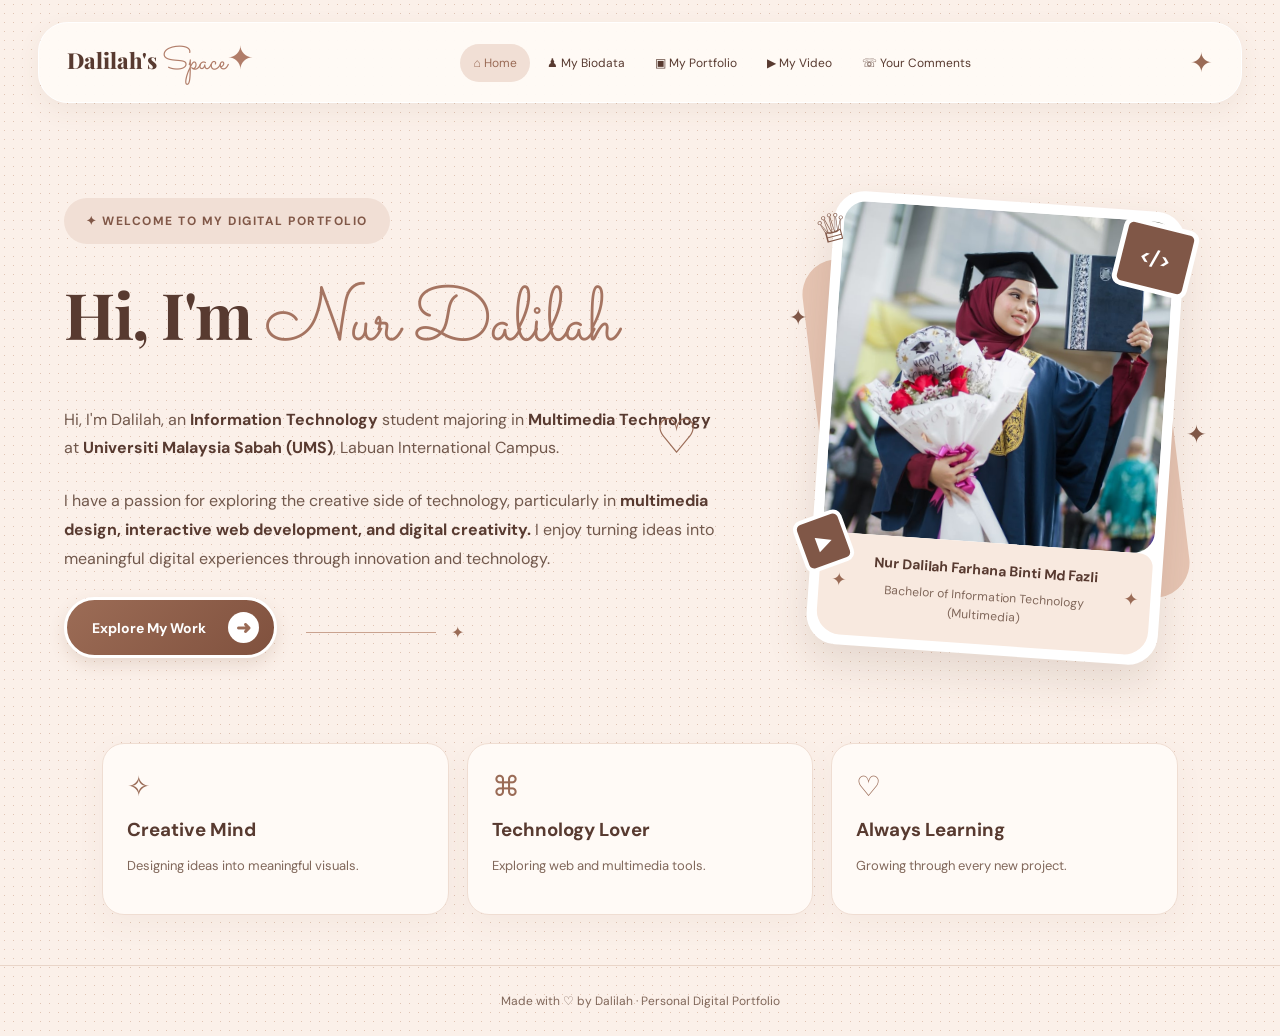
<file: Dalilah_Space_Basic_Coding/Dalilah_Space_Basic_Coding/index.html>
<!DOCTYPE html>
<html lang="en">
<head>
  <meta charset="UTF-8">
  <meta name="viewport" content="width=device-width, initial-scale=1.0">

  <title>Home | Dalilah's Space</title>

  <link rel="stylesheet" href="style.css">
  <script src="script.js" defer></script>
</head>

<body>

  <!-- NAVIGATION BAR -->
  <header class="navbar">

    <a href="index.html" class="brand">
      Dalilah's <span>Space✦</span>
    </a>

    <button class="menu-toggle"
            aria-label="Toggle navigation"
            aria-expanded="false">
      ☰
    </button>

    <nav class="nav-links">
      <a href="index.html" class="active">⌂ Home</a>
      <a href="biodata.html">♟ My Biodata</a>
      <a href="portfolio.html">▣ My Portfolio</a>
      <a href="video.html">▶ My Video</a>
      <a href="comments.html">☏ Your Comments</a>
    </nav>

    <span class="nav-star">✦</span>

  </header>


  <!-- HOMEPAGE -->
  <main class="hero">

    <!-- LEFT SIDE -->
    <section class="hero-text">

      <div class="eyebrow">
        ✦ WELCOME TO MY DIGITAL PORTFOLIO
      </div>

      <h1>
        Hi, I'm <em>Nur Dalilah</em><br>
      </h1>

      <p>
        Hi, I'm Dalilah, an
        <strong>Information Technology</strong>
        student majoring in
        <strong>Multimedia Technology</strong>
        at
        <strong>Universiti Malaysia Sabah (UMS)</strong>,
        Labuan International Campus.
      </p>

      <p>
        I have a passion for exploring the creative
        side of technology, particularly in
        <strong>multimedia design, interactive web
        development, and digital creativity.</strong>

        I enjoy turning ideas into meaningful
        digital experiences through innovation
        and technology.
      </p>

      <a href="portfolio.html" class="primary-button">
        Explore My Work
        <span>➜</span>
      </a>

      <div class="hero-line">
        <span>✦</span>
      </div>

      <span class="heart">♡</span>

    </section>


    <!-- RIGHT SIDE: PROFILE PICTURE -->
    <section class="hero-visual">

      <div class="photo-backdrop"></div>

      <span class="crown">♕</span>

      <span class="code-sticker">
        &lt;/&gt;
      </span>

      <!-- PROFILE CARD -->
      <div class="profile-card">

        <!-- CHANGE PHOTO HERE ONLY -->
        <img
          src="assets/profile.jpeg"
          alt="Nur Dalilah Farhana"
          class="profile-image"
        >

        <!-- PROFILE INFORMATION -->
        <div class="profile-caption">

          <h3>
            Nur Dalilah Farhana Binti Md Fazli
          </h3>

          <p>
            Bachelor of Information Technology
            <br>
            (Multimedia)
          </p>

          <span class="caption-star left">✦</span>
          <span class="caption-star right">✦</span>

        </div>

      </div>

      <!-- DECORATIONS -->
      <span class="video-sticker">▶</span>
      <span class="star star-one">✦</span>
      <span class="star star-two">✦</span>

    </section>

  </main>


  <!-- EXTRA INFORMATION -->
  <section class="features">

    <article class="feature-card">
      <span class="feature-icon">✧</span>
      <h3>Creative Mind</h3>
      <p>Designing ideas into meaningful visuals.</p>
    </article>

    <article class="feature-card">
      <span class="feature-icon">⌘</span>
      <h3>Technology Lover</h3>
      <p>Exploring web and multimedia tools.</p>
    </article>

    <article class="feature-card">
      <span class="feature-icon">♡</span>
      <h3>Always Learning</h3>
      <p>Growing through every new project.</p>
    </article>

  </section>


  <!-- FOOTER -->
  <footer>
    <p>
      Made with ♡ by Dalilah
      · Personal Digital Portfolio
    </p>
  </footer>

</body>
</html>
</file>
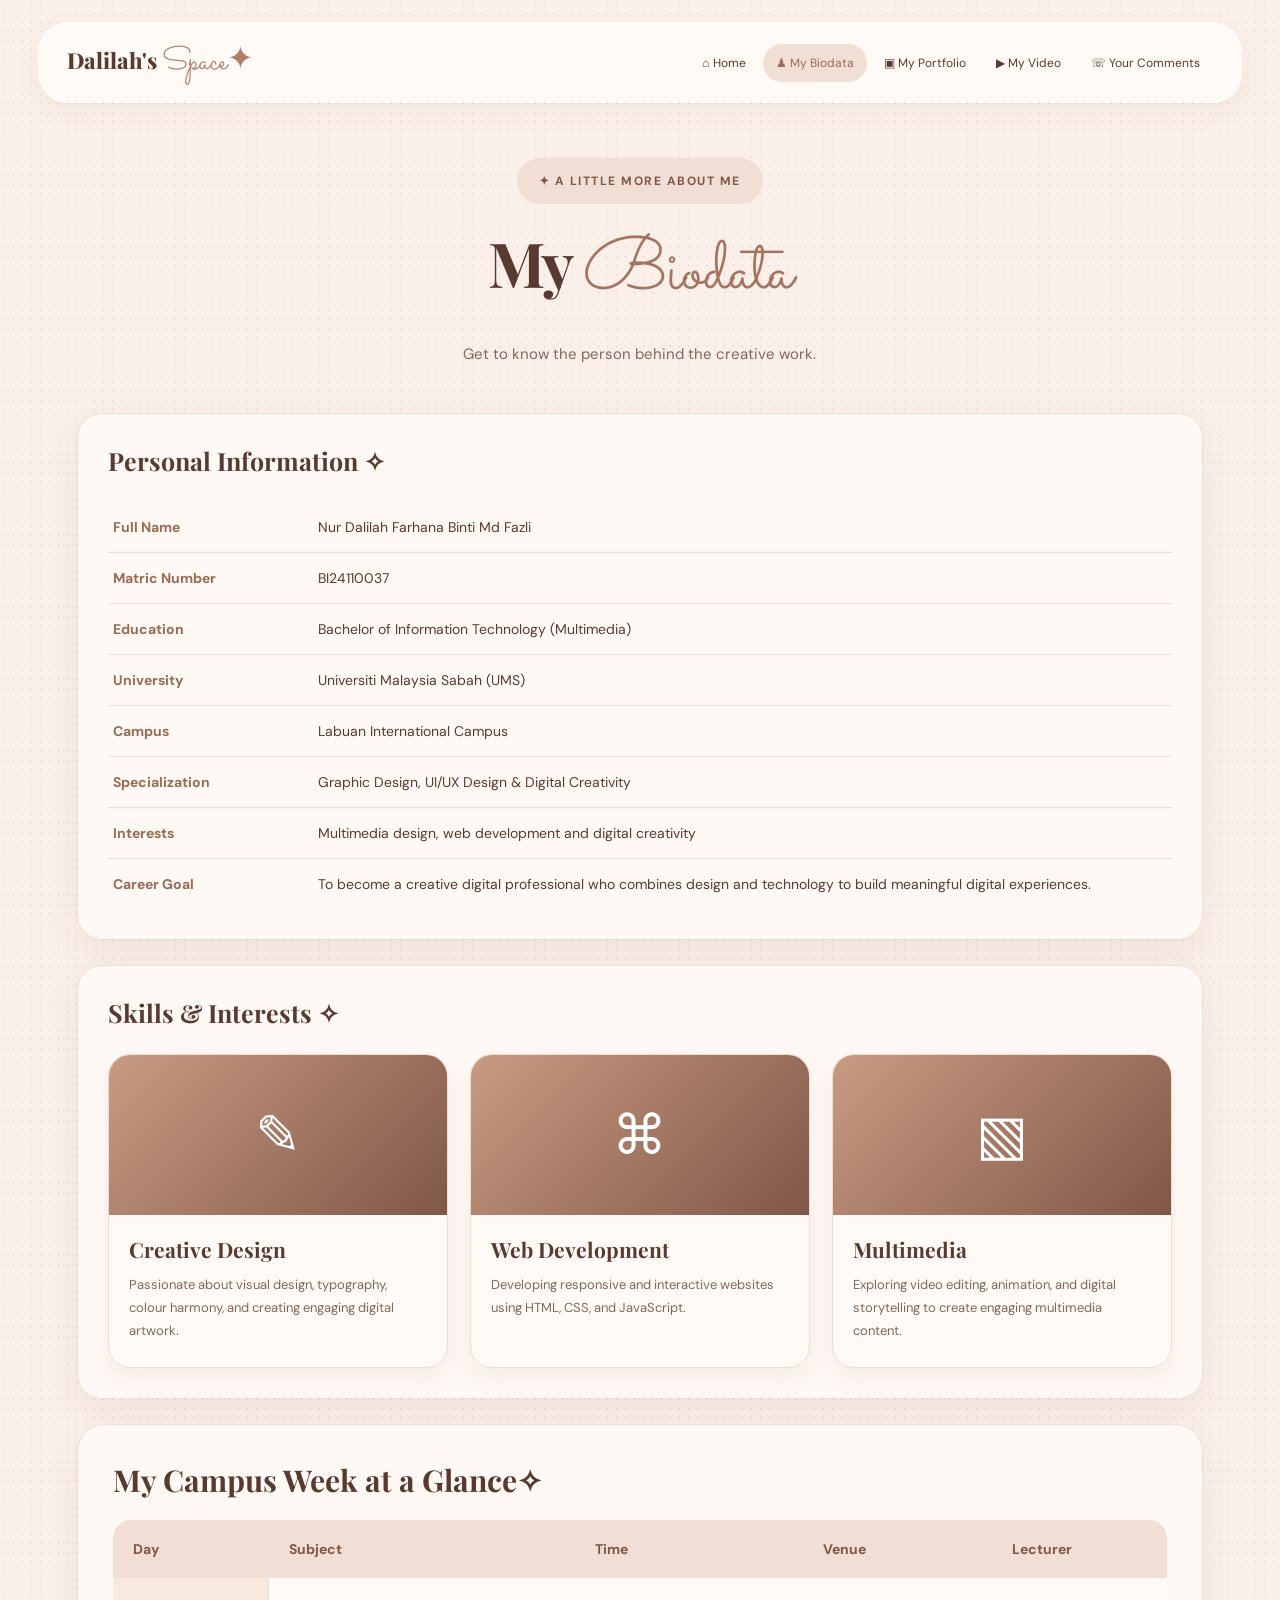
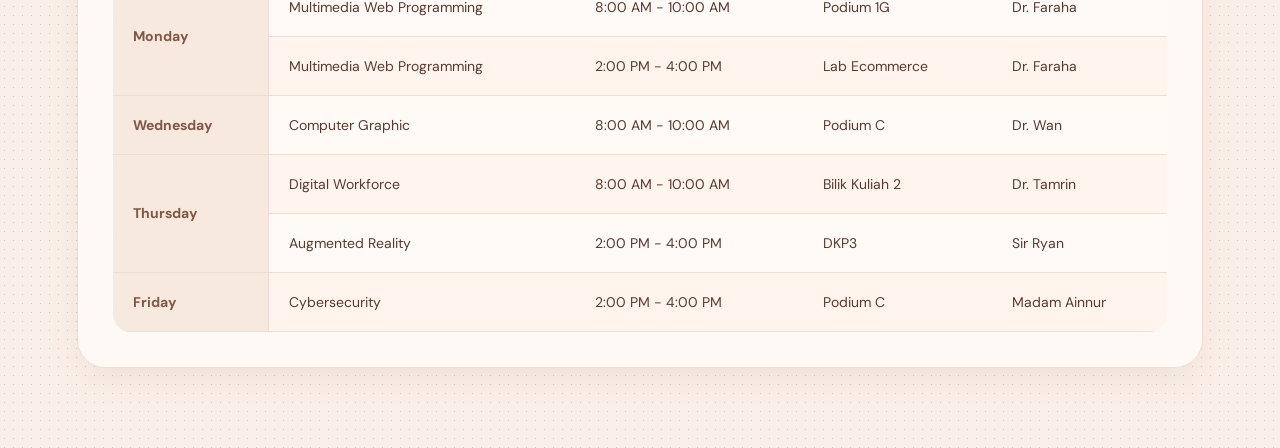
<file: Dalilah_Space_Basic_Coding/Dalilah_Space_Basic_Coding/biodata.html>
<!DOCTYPE html>
<html lang="en">
<head>
  <meta charset="UTF-8">
  <meta name="viewport" content="width=device-width, initial-scale=1.0">
  <title>My Biodata | Dalilah's Space</title>
  <link rel="stylesheet" href="style.css">
  <script src="script.js" defer></script>
</head>
<body>
<header class="navbar">
  <a class="brand" href="index.html">Dalilah's <span>Space✦</span></a>
  <button class="menu-toggle" aria-label="Toggle navigation">☰</button>
  <nav class="nav-links">
    <a href="index.html">⌂ Home</a>
    <a class="active" href="biodata.html">♟ My Biodata</a>
    <a href="portfolio.html">▣ My Portfolio</a>
    <a href="video.html">▶ My Video</a>
    <a href="comments.html">☏ Your Comments</a>
  </nav>
</header>

<main class="page">
  <div class="page-title">
    <div class="eyebrow">✦ A LITTLE MORE ABOUT ME</div>
    <h1>My <em>Biodata</em></h1>
    <p>Get to know the person behind the creative work.</p>
  </div>

  <section class="panel">
    <h2>Personal Information ✧</h2>
    <div class="info-row"><strong>Full Name</strong><span>Nur Dalilah Farhana Binti Md Fazli</span></div>
    <div class="info-row"><strong>Matric Number</strong><span>BI24110037</span></div>
    <div class="info-row"><strong>Education</strong><span>Bachelor of Information Technology (Multimedia)</span></div>
    <div class="info-row"><strong>University</strong><span>Universiti Malaysia Sabah (UMS)</span></div>
    <div class="info-row"><strong>Campus</strong><span>Labuan International Campus</span></div>
    <div class="info-row"><strong>Specialization</strong><span>Graphic Design, UI/UX Design & Digital Creativity</span></div>
    <div class="info-row"><strong>Interests</strong><span>Multimedia design, web development and digital creativity</span></div>
    <div class="info-row"><strong>Career Goal</strong><span>To become a creative digital professional who combines design and technology to build meaningful digital experiences.</span></div>
  </section>

  <section class="panel">
    <h2>Skills & Interests ✧</h2>
    <div class="project-grid">
      <article class="project-card"><div class="project-art">✎</div><h2>Creative Design</h2><p>Passionate about visual design, typography, colour harmony, and creating engaging digital artwork.</p></article>
      <article class="project-card"><div class="project-art">⌘</div><h2>Web Development</h2><p>Developing responsive and interactive websites using HTML, CSS, and JavaScript.</p></article>
      <article class="project-card"><div class="project-art">▧</div><h2>Multimedia</h2><p>Exploring video editing, animation, and digital storytelling to create engaging multimedia content.</p></article>
    </div>
  </section>

 
<!-- WEEKLY STUDY TIMETABLE -->
<section class="panel timetable-panel">

  <h2>My Campus Week at a Glance✧</h2>

  <div class="table-scroll">

    <table class="study-timetable">

      <thead>
        <tr>
          <th>Day</th>
          <th>Subject</th>
          <th>Time</th>
          <th>Venue</th>
          <th>Lecturer</th>
        </tr>
      </thead>

      <tbody>

        <!-- MONDAY -->
        <tr>
          <td rowspan="2" class="day-cell">Monday</td>
          <td>Multimedia Web Programming</td>
          <td>8:00 AM - 10:00 AM</td>
          <td>Podium 1G</td>
          <td>Dr. Faraha</td>
        </tr>

        <tr>
          <td>Multimedia Web Programming</td>
          <td>2:00 PM - 4:00 PM</td>
          <td>Lab Ecommerce</td>
          <td>Dr. Faraha</td>
        </tr>

        <!-- WEDNESDAY -->
        <tr>
          <td class="day-cell">Wednesday</td>
          <td>Computer Graphic</td>
          <td>8:00 AM - 10:00 AM</td>
          <td>Podium C</td>
          <td>Dr. Wan</td>
        </tr>

        <!-- THURSDAY -->
        <tr>
          <td rowspan="2" class="day-cell">Thursday</td>
          <td>Digital Workforce</td>
          <td>8:00 AM - 10:00 AM</td>
          <td>Bilik Kuliah 2</td>
          <td>Dr. Tamrin</td>
        </tr>

        <tr>
          <td>Augmented Reality</td>
          <td>2:00 PM - 4:00 PM</td>
          <td>DKP3</td>
          <td>Sir Ryan</td>
        </tr>

        <!-- FRIDAY -->
        <tr>
          <td class="day-cell">Friday</td>
          <td>Cybersecurity</td>
          <td>2:00 PM - 4:00 PM</td>
          <td>Podium C</td>
          <td>Madam Ainnur</td>
        </tr>

      </tbody>

    </table>

  </div>

</section>
</file>
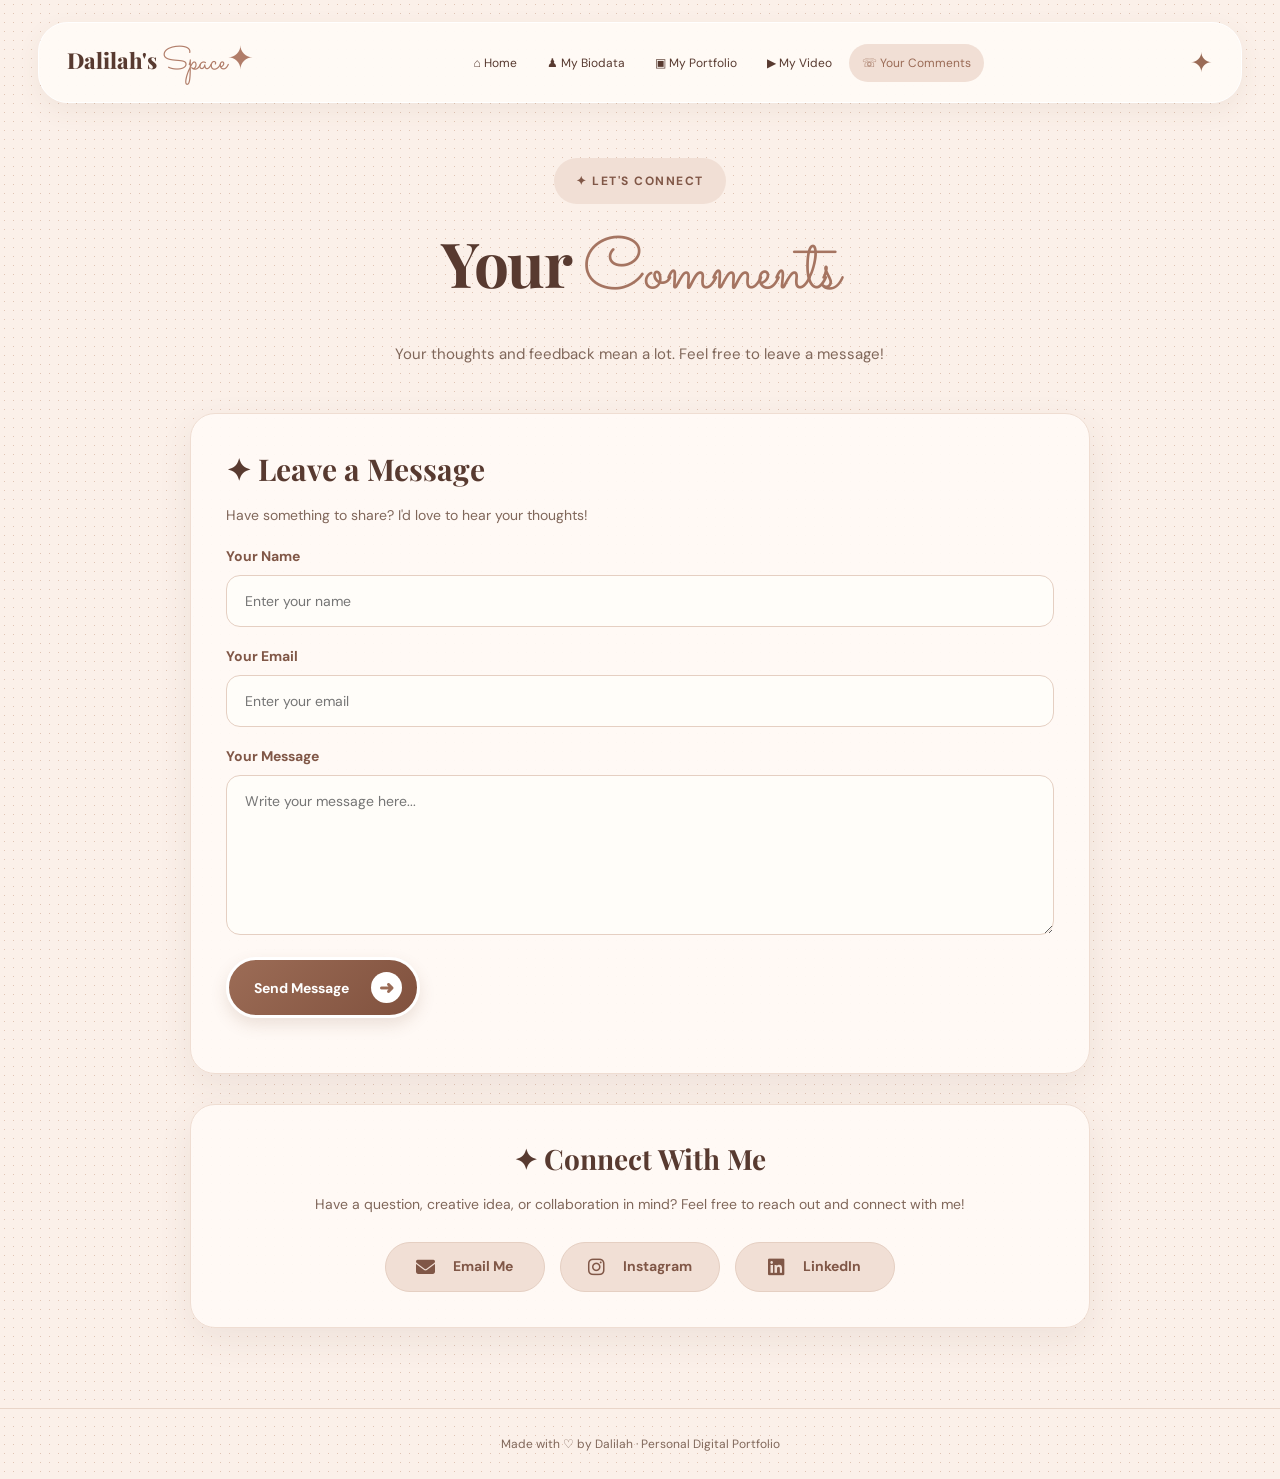
<file: Dalilah_Space_Basic_Coding/Dalilah_Space_Basic_Coding/comments.html>
<!DOCTYPE html>
<html lang="en">

<head>
  <meta charset="UTF-8">
  <meta name="viewport"
        content="width=device-width, initial-scale=1.0">

  <title>Your Comments | Dalilah's Space</title>

  <link rel="stylesheet" href="style.css">

  <!-- Font Awesome Icons -->
  <link rel="stylesheet"
        href="https://cdnjs.cloudflare.com/ajax/libs/font-awesome/6.5.2/css/all.min.css">

  <script src="script.js" defer></script>
</head>

<body>

  <!-- NAVIGATION BAR -->
  <header class="navbar">

    <a href="index.html" class="brand">
      Dalilah's <span>Space✦</span>
    </a>

    <button
      class="menu-toggle"
      type="button"
      aria-label="Toggle navigation"
      aria-expanded="false">
      ☰
    </button>

    <nav class="nav-links">

      <a href="index.html">⌂ Home</a>

      <a href="biodata.html">♟ My Biodata</a>

      <a href="portfolio.html">▣ My Portfolio</a>

      <a href="video.html">▶ My Video</a>

      <a href="comments.html" class="active">
        ☏ Your Comments
      </a>

    </nav>

    <span class="nav-star">✦</span>

  </header>


  <!-- MAIN CONTENT -->
  <main class="page">

    <!-- PAGE TITLE -->
    <div class="page-title">

      <span class="eyebrow">
        ✦ LET'S CONNECT
      </span>

      <h1>Your <em>Comments</em></h1>

      <p>
        Your thoughts and feedback mean a lot.
        Feel free to leave a message!
      </p>

    </div>


    <!-- LEAVE A MESSAGE -->
    <section class="panel comments-panel">

      <h2>✦ Leave a Message</h2>

      <p>
        Have something to share?
        I'd love to hear your thoughts!
      </p>

      <!-- REAL CONTACT FORM -->
      <form
        id="commentForm"
        action="https://formspree.io/f/xljbdnnk"
        method="POST"
      >

        <!-- NAME -->
        <label class="form-label" for="visitorName">
          Your Name
        </label>

        <input
          type="text"
          id="visitorName"
          name="name"
          placeholder="Enter your name"
          required
        >


        <!-- EMAIL -->
        <label class="form-label" for="visitorEmail">
          Your Email
        </label>

        <input
          type="email"
          id="visitorEmail"
          name="email"
          placeholder="Enter your email"
          required
        >


        <!-- MESSAGE -->
        <label class="form-label" for="visitorMessage">
          Your Message
        </label>

        <textarea
          id="visitorMessage"
          name="message"
          rows="5"
          placeholder="Write your message here..."
          required
        ></textarea>


        <!-- SEND BUTTON -->
        <button
          type="submit"
          class="primary-button"
        >
          Send Message
          <span>➜</span>
        </button>

        <!-- STATUS MESSAGE -->
        <p
          id="formStatus"
          role="status"
          aria-live="polite">
        </p>

      </form>

    </section>


    <!-- CONTACT INFORMATION -->
    <section class="panel contact-section">

      <h2>✦ Connect With Me</h2>

      <p>
        Have a question, creative idea, or collaboration
        in mind? Feel free to reach out and connect with me!
      </p>

      <div class="contact-links">

        <!-- EMAIL -->
        <a
          href="mailto:nur_dalilah_bi24@iluv.ums.edu.my"
          class="contact-item"
        >
          <i class="fa-solid fa-envelope"></i>
          <span>Email Me</span>
        </a>


        <!-- INSTAGRAM -->
        <a
          href="https://www.instagram.com/dalilahfrhna._/"
          target="_blank"
          rel="noopener noreferrer"
          class="contact-item"
        >
          <i class="fa-brands fa-instagram"></i>
          <span>Instagram</span>
        </a>


        <!-- LINKEDIN -->
        <a
          href="https://www.linkedin.com/in/USERNAME/"
          target="_blank"
          rel="noopener noreferrer"
          class="contact-item"
        >
          <i class="fa-brands fa-linkedin"></i>
          <span>LinkedIn</span>
        </a>

      </div>

    </section>

  </main>


  <!-- FOOTER -->
  <footer>

    <p>
      Made with ♡ by Dalilah
      · Personal Digital Portfolio
    </p>

  </footer>

</body>
</html>
</file>
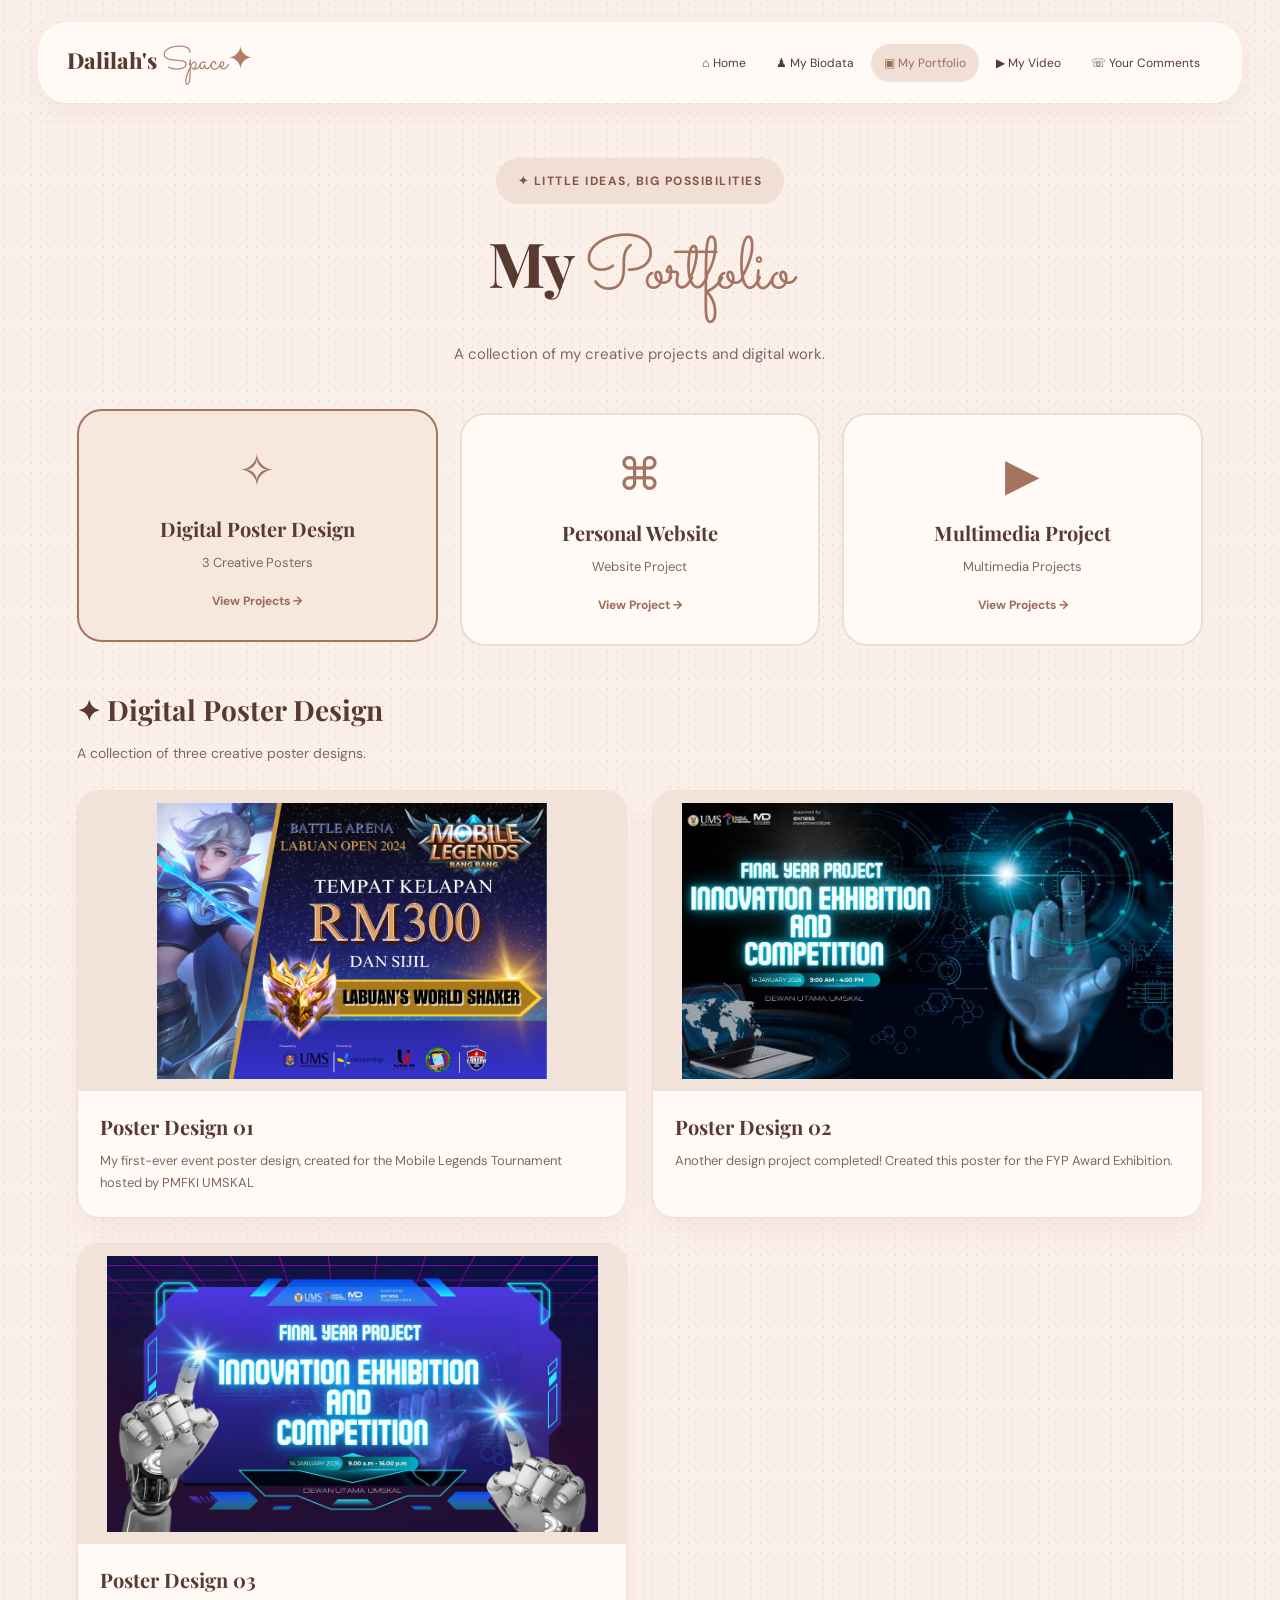
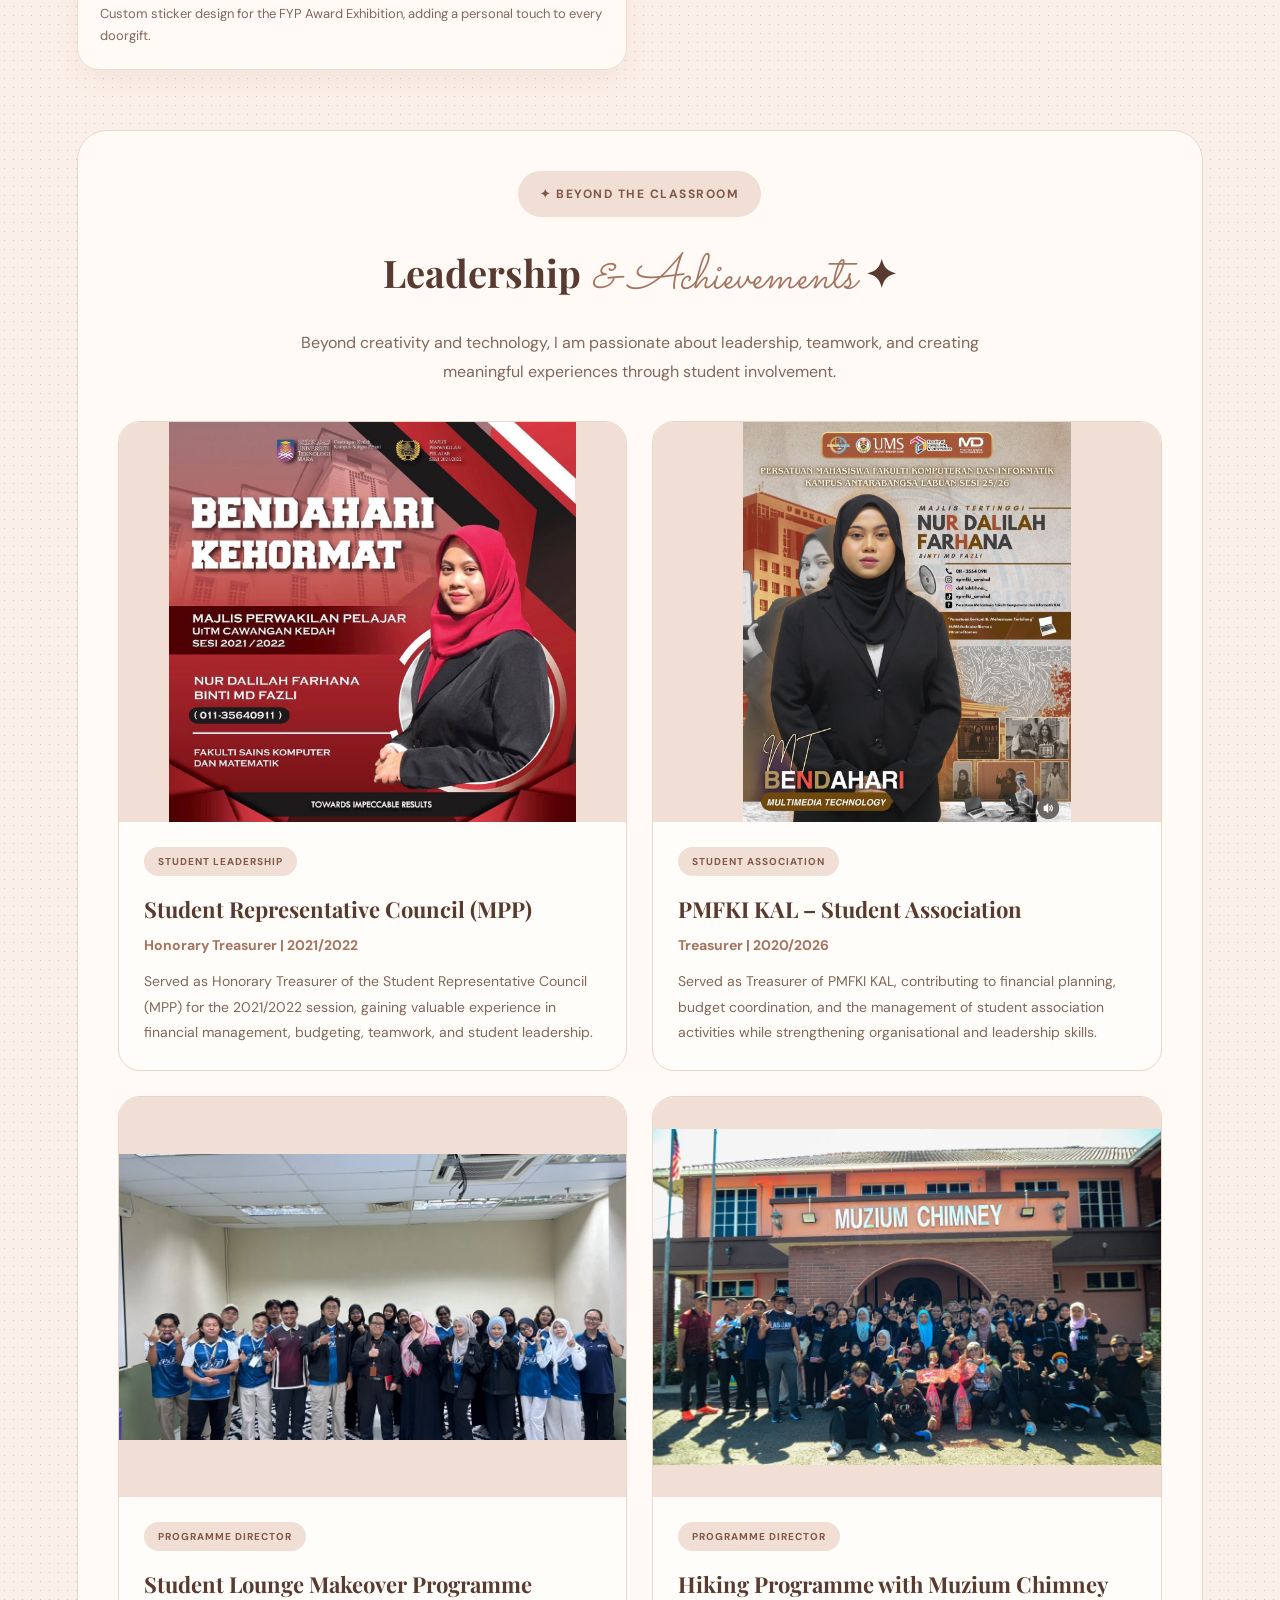
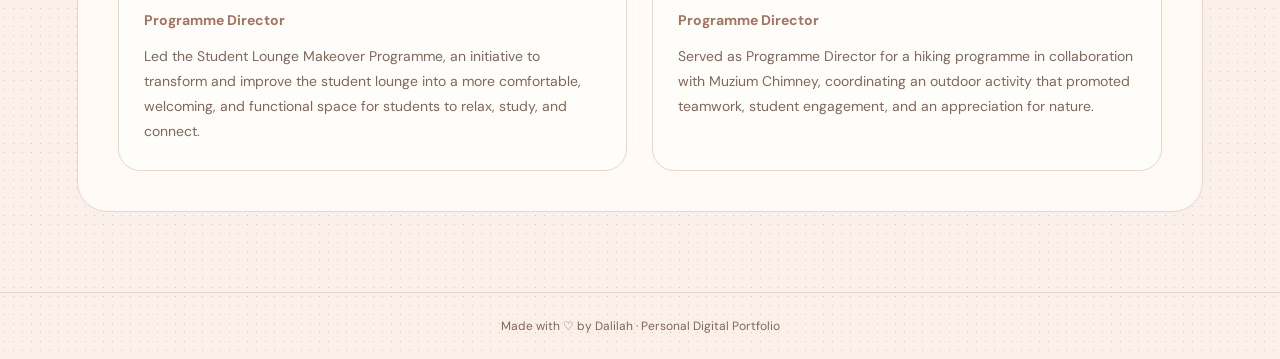
<file: Dalilah_Space_Basic_Coding/Dalilah_Space_Basic_Coding/portfolio.html>
<!DOCTYPE html>
<html lang="en">
<head>
  <meta charset="UTF-8">
  <meta name="viewport" content="width=device-width, initial-scale=1.0">
  <title>My Portfolio | Dalilah's Space</title>

  <link rel="stylesheet" href="style.css">
  <script src="script.js" defer></script>
</head>

<body>

<!-- NAVIGATION -->
<header class="navbar">
  <a class="brand" href="index.html">
    Dalilah's <span>Space✦</span>
  </a>

  <button class="menu-toggle"
          aria-label="Toggle navigation"
          aria-expanded="false">☰</button>

  <nav class="nav-links">
    <a href="index.html">⌂ Home</a>
    <a href="biodata.html">♟ My Biodata</a>
    <a class="active" href="portfolio.html">▣ My Portfolio</a>
    <a href="video.html">▶ My Video</a>
    <a href="comments.html">☏ Your Comments</a>
  </nav>
</header>

<main class="page">

  <div class="page-title">
    <div class="eyebrow">
      ✦ LITTLE IDEAS, BIG POSSIBILITIES
    </div>

    <h1>My <em>Portfolio</em></h1>
    <p>A collection of my creative projects and digital work.</p>
  </div>

  <!-- CATEGORY BUTTONS -->
  <section class="portfolio-categories">

    <button class="category-card active"
            data-category="poster"
            type="button">
      <span class="category-icon">✧</span>
      <h2>Digital Poster Design</h2>
      <p>3 Creative Posters</p>
      <span class="category-action">View Projects →</span>
    </button>

    <button class="category-card"
            data-category="website"
            type="button">
      <span class="category-icon">⌘</span>
      <h2>Personal Website</h2>
      <p>Website Project</p>
      <span class="category-action">View Project →</span>
    </button>

    <button class="category-card"
            data-category="multimedia"
            type="button">
      <span class="category-icon">▶</span>
      <h2>Multimedia Project</h2>
      <p>Multimedia Projects</p>
      <span class="category-action">View Projects →</span>
    </button>

  </section>

  <!-- POSTER PROJECTS -->
  <section class="portfolio-section active"
           id="poster">

    <h2 class="section-heading">
      ✦ Digital Poster Design
    </h2>

    <p class="section-description">
      A collection of three creative poster designs.
    </p>

    <div class="portfolio-gallery">

      <article class="gallery-card">
        <img src="assets/portfolio/Poster 1.png"
             alt="Poster Design 1">
        <div class="gallery-info">
          <h3>Poster Design 01</h3>
          <p>My first-ever event poster design, created for the Mobile Legends Tournament hosted by PMFKI UMSKAL</p>
        </div>
      </article>

      <article class="gallery-card">
        <img src="assets/portfolio/Poster 2.jpeg"
             alt="Poster Design 2">
        <div class="gallery-info">
          <h3>Poster Design 02</h3>
          <p>Another design project completed! Created this poster for the FYP Award Exhibition.</p>
        </div>
      </article>

      <article class="gallery-card">
        <img src="assets/portfolio/Poster 3.jpeg"
             alt="Poster Design 3">
        <div class="gallery-info">
          <h3>Poster Design 03</h3>
          <p>Custom sticker design for the FYP Award Exhibition, adding a personal touch to every doorgift.</p>
        </div>
      </article>

    </div>
  </section>

  <!-- WEBSITE PROJECT -->
  <section class="portfolio-section"
           id="website">

    <h2 class="section-heading">
      ✦ Personal Website
    </h2>

    <p class="section-description">
      A website project created using web technologies.
    </p>

    <div class="portfolio-gallery">

      <article class="gallery-card">
        <img src="assets/portfolio/Website 1.png"
             alt="Personal Website Project">

        <div class="gallery-info">
          <h3>My Personal Website</h3>
          <p>
            A website project developed using
            HTML, CSS and JavaScript.
          </p>
        </div>
      </article>

    </div>
  </section>

  <!-- MULTIMEDIA PROJECTS -->
  <section class="portfolio-section"
           id="multimedia">

    <h2 class="section-heading">
      ✦ Multimedia Projects
    </h2>

    <p class="section-description">
      Exploring digital creativity and multimedia.
    </p>

    <div class="portfolio-gallery">

      <article class="gallery-card">
        <img src="assets/portfolio/Multimedia.jpeg"
             alt="Multimedia Project 1">

        <div class="gallery-info">
          <h3>Multimedia Project 01</h3>
          <p>My first multimedia project.</p>
        </div>
      </article>

    </div>
  </section>

<!-- LEADERSHIP & ACHIEVEMENTS -->

<!-- =====================================
     LEADERSHIP & ACHIEVEMENTS
===================================== -->

<section class="leadership-section">

  <!-- SECTION TITLE -->
  <div class="leadership-heading">

    <span class="eyebrow">
      ✦ BEYOND THE CLASSROOM
    </span>

    <h2>
      Leadership <em>& Achievements</em> ✦
    </h2>

    <p>
      Beyond creativity and technology, I am passionate
      about leadership, teamwork, and creating meaningful
      experiences through student involvement.
    </p>

  </div>


  <!-- LEADERSHIP CARDS -->
  <div class="leadership-grid">


    <!-- =================================
         1. MPP
    ================================= -->

    <div class="leadership-card">

      <!-- CHANGE PHOTO HERE -->
      <img
        src="assets/portfolio/portfolio1.jpg"
        alt="Student Representative Council"
        class="leadership-image"
      >

      <div class="leadership-content">

        <span class="leadership-tag">
          STUDENT LEADERSHIP
        </span>

        <h3>
          Student Representative Council (MPP)
        </h3>

        <h4>
          Honorary Treasurer | 2021/2022
        </h4>

        <p>
          Served as Honorary Treasurer of the
          Student Representative Council (MPP)
          for the 2021/2022 session, gaining
          valuable experience in financial
          management, budgeting, teamwork,
          and student leadership.
        </p>

      </div>

    </div>


    <!-- =================================
         2. PMFKI KAL
    ================================= -->

    <div class="leadership-card">

      <!-- CHANGE PHOTO HERE -->
      <img
        src="assets/portfolio/portfolio2.jpg"
        alt="PMFKI KAL Student Association"
        class="leadership-image"
      >

      <div class="leadership-content">

        <span class="leadership-tag">
          STUDENT ASSOCIATION
        </span>

        <h3>
          PMFKI KAL – Student Association
        </h3>

        <h4>
          Treasurer | 2020/2026
        </h4>

        <p>
          Served as Treasurer of PMFKI KAL,
          contributing to financial planning,
          budget coordination, and the management
          of student association activities
          while strengthening organisational
          and leadership skills.
        </p>

      </div>

    </div>


    <!-- =================================
         3. STUDENT LOUNGE
    ================================= -->

    <div class="leadership-card">

      <!-- CHANGE PHOTO HERE -->
      <img
        src="assets/portfolio/portfolio4.jpg"
        alt="Student Lounge Makeover Programme"
        class="leadership-image"
      >

      <div class="leadership-content">

        <span class="leadership-tag">
          PROGRAMME DIRECTOR
        </span>

        <h3>
          Student Lounge Makeover Programme
        </h3>

        <h4>
          Programme Director
        </h4>

        <p>
          Led the Student Lounge Makeover
          Programme, an initiative to transform
          and improve the student lounge into
          a more comfortable, welcoming, and
          functional space for students to
          relax, study, and connect.
        </p>

      </div>

    </div>


    <!-- =================================
         4. HIKING PROGRAMME
    ================================= -->

    <div class="leadership-card">

      <!-- CHANGE PHOTO HERE -->
      <img
        src="assets/portfolio/portfolio3.jpg"
        alt="Hiking Programme with Muzium Chimney"
        class="leadership-image"
      >

      <div class="leadership-content">

        <span class="leadership-tag">
          PROGRAMME DIRECTOR
        </span>

        <h3>
          Hiking Programme with Muzium Chimney
        </h3>

        <h4>
          Programme Director
        </h4>

        <p>
          Served as Programme Director for a
          hiking programme in collaboration
          with Muzium Chimney, coordinating
          an outdoor activity that promoted
          teamwork, student engagement,
          and an appreciation for nature.
        </p>

      </div>

    </div>


  </div>

</section>

</main>

<footer>
  Made with ♡ by Dalilah · Personal Digital Portfolio
</footer>

</body>
</html>
</file>
<file: Dalilah_Space_Basic_Coding/Dalilah_Space_Basic_Coding/style.css>
/* DALILAH'S SPACE — CSS ringkas untuk semua halaman */
@import url('https://fonts.googleapis.com/css2?family=DM+Sans:wght@400;500;600;700&family=Playfair+Display:wght@600;700;800&family=Sacramento&display=swap');
/* 1. Warna dan asas website */
:root {
  --cream:#fbf0e9;
  --white:#fffaf6;
  --pink:#f1dfd5;
  --brown:#583a30;
  --accent:#9a6b56;
  --muted:#80675a;
  --line:#efddd2;
}

* {
  box-sizing:border-box;
}

html {
  scroll-behavior:smooth;
}

body {
  margin:0;
  min-height:100vh;
  overflow-x:hidden;
  color:var(--brown);
  font-family:'DM Sans',sans-serif;
  background:radial-gradient(#dfc4b4 .7px,transparent .7px) 0 0/9px 9px,var(--cream);
}

a {
  color:inherit;
  text-decoration:none;
}

button,input,select,textarea {
  font:inherit;
}

button {
  cursor:pointer;
}

img,video {
  max-width:100%;
}

p {
  line-height:1.7;
}

/* 2. Menu untuk semua halaman */
.navbar {
  width:min(94%,1450px);
  margin:22px auto;
  padding:16px 28px;
  min-height:80px;
  display:flex;
  align-items:center;
  justify-content:space-between;
  gap:18px;
  background:rgba(255,250,246,.97);
  border:1px solid white;
  border-radius:30px;
  box-shadow:0 8px 25px #78513a12;
}

.brand {
  font:800 22px 'Playfair Display',serif;
  white-space:nowrap;
}

.brand span {
  font:32px 'Sacramento',cursive;
  color:#b17d69;
}

.nav-links {
  display:flex;
  align-items:center;
  justify-content:flex-end;
  flex-wrap:wrap;
  gap:4px;
}

.nav-links a {
  white-space:nowrap;
  padding:11px 13px;
  border-radius:25px;
  font-size:12px;
}

.nav-links a:hover,.nav-links a.active {
  background:var(--pink);
  color:var(--accent);
}

.nav-star {
  color:var(--accent);
  font-size:27px;
}

.menu-toggle {
  display:none;
  border:0;
  border-radius:10px;
  padding:10px 13px;
  background:var(--pink);
  color:var(--brown);
  font-size:20px;
}

/* 3. Homepage: teks dan gambar */
.hero {
  width:min(90%,1400px);
  min-height:560px;
  margin:45px auto 35px;
  display:grid;
  grid-template-columns:minmax(0,1.2fr) minmax(0,.8fr);
  align-items:center;
  gap:clamp(25px,4vw,65px);
}

.hero-text,.hero-visual {
  min-width:0;
}

.hero-text {
  position:relative;
}

.eyebrow {
  display:inline-block;
  padding:15px 22px;
  border-radius:30px;
  background:var(--pink);
  color:#805747;
  font-size:12px;
  font-weight:700;
  letter-spacing:1.5px;
}

.hero h1,.page-title h1 {
  margin:25px 0;
  font:700 clamp(42px,5vw,75px)/1.12 'Playfair Display',serif;
  letter-spacing:-1.5px;
}

.hero h1 em,.page-title h1 em {
  color:#a57461;
  font:normal 1.2em 'Sacramento',cursive;
}

.sparkle {
  display:inline-block;
  margin-left:8px;
  vertical-align:middle;
  transform:rotate(-15deg);
  color:#a57461;
  font-size:35px;
}

.hero-text p {
  max-width:680px;
  margin-bottom:24px;
  color:#71584c;
  font-size:16px;
  line-height:1.8;
}

.hero-text strong {
  color:var(--brown);
}

.primary-button {
  display:inline-flex;
  align-items:center;
  justify-content:center;
  gap:22px;
  padding:12px 15px 12px 25px;
  border:3px solid white;
  border-radius:35px;
  background:linear-gradient(135deg,#9c6c56,#80513e);
  color:white;
  font-size:14px;
  font-weight:700;
  box-shadow:0 7px 16px #79513a25;
}

.primary-button:hover {
  transform:translateY(-3px);
}

.primary-button span {
  display:inline-flex;
  justify-content:center;
  align-items:center;
  width:31px;
  height:31px;
  border-radius:50%;
  background:white;
  color:var(--accent);
  font-size:18px;
}

.hero-line {
  display:inline-flex;
  align-items:center;
  margin-left:25px;
  color:var(--accent);
}

.hero-line::before {
  content:'';
  width:130px;
  height:1px;
  margin-right:15px;
  background:#c9a28f;
}

.heart {
  position:absolute;
  right:4%;
  top:45%;
  color:var(--accent);
  font-size:48px;
}

/* 4. Kad gambar Polaroid dan hiasan */
.hero-visual {
  position:relative;
  isolation:isolate;
  width:100%;
  min-height:500px;
  display:flex;
  align-items:center;
  justify-content:center;
}

.photo-backdrop {
  position:absolute;
  z-index:0;
  width:80%;
  height:75%;
  border-radius:35px;
  background:#e7c5b3;
  transform:rotate(-7deg);
}

.profile-card {
  position:relative;
  z-index:2;
  width:min(380px,80%);
  padding:10px;
  border-radius:30px;
  background:white;
  transform:rotate(4deg);
  box-shadow:0 18px 40px #63432f25;
}

.profile-card img {
  display:block;
  width:100%;
  height:auto;
  aspect-ratio:1/1;
  object-fit:cover;
  object-position:center;
  border-radius:22px;
  background:#ead8cd;
}

.profile-caption {
  position:relative;
  padding:18px 15px;
  text-align:center;
  border-radius:14px 14px 24px 24px;
  background:#f8e9df;
}

.profile-caption h3 {
  margin:0 0 9px;
  font-size:14px;
}

.profile-caption p {
  margin:0;
  color:var(--muted);
  font-size:12px;
  line-height:1.6;
}

.caption-star {
  position:absolute;
  top:35px;
  color:var(--accent);
  font-size:18px;
}

.caption-star.left {
  left:12px;
}

.caption-star.right {
  right:12px;
}

.crown,.code-sticker,.video-sticker,.star {
  position:absolute;
  z-index:3;
  color:#805747;
}

.crown {
  top:5%;
  left:9%;
  font-size:clamp(25px,3vw,45px);
  transform:rotate(-15deg);
}

.code-sticker {
  top:9%;
  right:5%;
  padding:clamp(8px,1.5vw,17px);
  border:5px solid white;
  border-radius:10px;
  background:#805747;
  color:white;
  font-size:clamp(14px,2vw,20px);
  font-weight:700;
  transform:rotate(14deg);
}

.video-sticker {
  left:5%;
  bottom:22%;
  padding:10px 14px;
  border:4px solid white;
  border-radius:9px;
  background:#805747;
  color:white;
  font-size:20px;
  transform:rotate(-20deg);
}

.star-one {
  top:48%;
  right:2%;
  font-size:25px;
}

.star-two {
  top:25%;
  left:3%;
  font-size:22px;
}

/* 5. Tiga kad di bahagian bawah homepage */
.features {
  width:84%;
  max-width:1400px;
  margin:25px auto 50px;
  display:grid;
  grid-template-columns:repeat(3,minmax(0,1fr));
  gap:18px;
}

.feature-card {
  padding:24px;
  border:1px solid var(--line);
  border-radius:22px;
  background:var(--white);
  box-shadow:0 10px 30px #79513a0c;
}

.feature-icon {
  color:var(--accent);
  font-size:28px;
}

.feature-card h3 {
  margin:12px 0 7px;
}

.feature-card p {
  color:var(--muted);
  font-size:13px;
}

/* 6. Tajuk dan panel untuk Biodata, Portfolio, Video, Comments */
.page {
  width:88%;
  max-width:1150px;
  min-height:65vh;
  margin:55px auto 80px;
}

.page-title {
  margin:0 auto 45px;
  text-align:center;
}

.page-title h1 {
  margin:15px 0;
  font-size:clamp(42px,5vw,62px);
}

.page-title p {
  margin:10px auto 0;
  color:var(--muted);
  font-size:15px;
}

.panel {
  width:100%;
  margin-bottom:25px;
  padding:30px;
  border:1px solid var(--line);
  border-radius:25px;
  background:rgba(255,250,246,.95);
  box-shadow:0 12px 35px #5e3d2e14;
}

.panel h2 {
  margin:0 0 25px;
  font:700 25px 'Playfair Display',serif;
}

.panel p {
  color:var(--muted);
  font-size:14px;
  line-height:1.8;
}

/* 7. Biodata: maklumat diri dan skills */
.info-row {
  display:grid;
  grid-template-columns:180px minmax(0,1fr);
  gap:25px;
  padding:16px 5px;
  border-bottom:1px solid var(--line);
  font-size:14px;
}

.info-row:last-child {
  border-bottom:0;
}

.info-row strong {
  color:#986b55;
}

.info-row span {
  overflow-wrap:anywhere;
}

.project-grid {
  display:grid;
  grid-template-columns:repeat(3,minmax(0,1fr));
  gap:22px;
  margin-top:20px;
}

.project-card {
  overflow:hidden;
  min-width:0;
  border:1px solid var(--line);
  border-radius:22px;
  background:var(--white);
  box-shadow:0 10px 25px #5e3d2e12;
}

.project-art {
  min-height:160px;
  display:flex;
  justify-content:center;
  align-items:center;
  background:linear-gradient(135deg,#c99b83,#805747);
  color:white;
  font-size:55px;
}

.project-card h2 {
  margin:20px 20px 10px;
  font:700 21px 'Playfair Display',serif;
}

.project-card p {
  margin:0 20px 24px;
  color:var(--muted);
  font-size:13px;
}

/* 8. Jadual kelas */
.timetable-panel {
  padding:35px;
  border-radius:28px;
}

.timetable-panel h2 {
  margin-bottom:20px;
  font-size:30px;
}

.timetable-description {
  margin-bottom:25px !important;
  color:var(--accent) !important;
}

.table-scroll {
  width:100%;
  overflow-x:auto;
  border-radius:18px;
}

.study-timetable {
  width:100%;
  min-width:850px;
  border-collapse:separate;
  border-spacing:0;
  font-size:14px;
}

.study-timetable th,.study-timetable td {
  padding:20px;
  text-align:left;
  vertical-align:middle;
}

.study-timetable thead th {
  background:var(--pink);
  color:#805747;
  white-space:nowrap;
}

.study-timetable tbody td {
  border-bottom:1px solid var(--line);
}

.study-timetable tbody tr:nth-child(even) {
  background:#fff5ee;
}

.study-timetable tbody tr:nth-child(odd) {
  background:var(--white);
}

.study-timetable tbody tr:hover {
  background:#f7e7dc;
}

.study-timetable .day-cell {
  background:#f8e9df;
  color:#805747;
  font-weight:700;
  border-right:1px solid var(--line);
}

/* 9. Portfolio: tiga kategori yang boleh diklik */
.portfolio-categories {
  display:grid;
  grid-template-columns:repeat(3,minmax(0,1fr));
  gap:22px;
  margin-bottom:45px;
}

.category-card {
  min-width:0;
  padding:30px 20px;
  border:2px solid var(--line);
  border-radius:25px;
  background:var(--white);
  color:var(--brown);
  text-align:center;
  transition:.3s;
}

.category-card:hover,.category-card.active {
  border-color:#a57461;
  background:#f7e8de;
  transform:translateY(-4px);
}

.category-icon {
  display:block;
  margin-bottom:15px;
  color:#a57461;
  font-size:45px;
}

.category-card h2 {
  margin:0 0 10px;
  font:700 20px 'Playfair Display',serif;
}

.category-card p {
  margin:0 0 15px;
  color:var(--muted);
  font-size:13px;
}

.category-action {
  color:var(--accent);
  font-size:12px;
  font-weight:700;
}

.portfolio-section {
  display:none;
}

.portfolio-section.active {
  display:block;
}

.section-heading {
  margin:0 0 12px;
  font:700 28px 'Playfair Display',serif;
}

.section-description {
  margin-bottom:25px;
  color:var(--muted);
  font-size:14px;
}

.portfolio-gallery {
  display:grid;
  grid-template-columns:repeat(2,minmax(0,1fr));
  gap:25px;
}

.gallery-card {
  min-width:0;
  overflow:hidden;
  border:1px solid var(--line);
  border-radius:22px;
  background:var(--white);
  box-shadow:0 10px 25px #79513a12;
}

.gallery-card img {
  display:block;
  width:100%;
  height:300px;
  padding:12px;
  object-fit:contain;
  background:#f2e3da;
}

.gallery-info {
  padding:22px;
}

.gallery-info h3 {
  margin:0 0 10px;
  font:700 20px 'Playfair Display',serif;
}

.gallery-info p {
  margin:0;
  color:var(--muted);
  font-size:13px;
}

/* 10. Video */
.video-layout {
  display:grid;
  grid-template-columns:minmax(0,1.3fr) minmax(0,.7fr);
  gap:25px;
  align-items:start;
}

.video-layout > * {
  min-width:0;
}

.video-layout video {
  display:block;
  width:100%;
  aspect-ratio:16/9;
  border-radius:15px;
  background:#e9d6cb;
  object-fit:contain;
}

.video-layout .primary-button {
  margin-top:15px;
}

/* 11. Borang komen */
.form-label {
  display:block;
  margin:18px 0 8px;
  color:#805747;
  font-size:13px;
  font-weight:700;
}

.panel input,.panel select,.panel textarea {
  display:block;
  width:100%;
  padding:14px 16px;
  border:1px solid #e5cfc2;
  border-radius:12px;
  background:#fffdf9;
  color:var(--brown);
  font-size:14px;
}

.panel input:focus,.panel select:focus,.panel textarea:focus {
  outline:2px solid #c99b83;
}

.panel textarea {
  min-height:130px;
  resize:vertical;
}

.panel form .primary-button {
  margin-top:22px;
}

#formStatus {
  margin-top:15px;
  color:#56764b;
  font-size:13px;
}

.muted {
  color:var(--muted);
  font-size:13px;
}

/* 12. Footer */
footer {
  padding:25px;
  border-top:1px solid #e9d5c8;
  color:var(--muted);
  text-align:center;
  font-size:12px;
}

footer p {
  margin:0;
}

/* 13. Skrin tablet / laptop kecil */
@media (max-width:1100px) {
  .navbar {
    flex-wrap:wrap;
    justify-content:center;
  }

  .nav-links {
    justify-content:center;
  }

  .nav-star {
    display:none;
  }

  .hero {
    grid-template-columns:1fr 1fr;
    gap:30px;
  }

  .hero h1 {
    font-size:clamp(35px,4vw,55px);
  }

  .hero h1 em {
    white-space:normal;
  }

  .hero-text p {
    font-size:14px;
  }

  .hero-visual {
    min-height:420px;
  }

  .page {
    width:92%;
  }

}

@media (max-width:950px) {
  .project-grid,.portfolio-categories {
    grid-template-columns:repeat(2,minmax(0,1fr));
  }

  .video-layout {
    grid-template-columns:1fr;
  }

  .info-row {
    grid-template-columns:145px minmax(0,1fr);
    gap:15px;
  }

  .hero-line,.heart {
    display:none;
  }

}

/* 14. Telefon: menu dan kad disusun menegak */
@media (max-width:800px) {
  .hero {
    width:90%;
    grid-template-columns:1fr;
    gap:30px;
  }

  .hero-visual {
    max-width:480px;
    min-height:460px;
    margin:auto;
  }

  .profile-card {
    width:min(350px,76%);
  }

}

@media (max-width:700px) {
  .navbar {
    width:94%;
    padding:15px;
    justify-content:space-between;
  }

  .brand {
    font-size:19px;
  }

  .brand span {
    font-size:28px;
  }

  .menu-toggle {
    display:block;
  }

  .nav-links {
    display:none;
    width:100%;
    flex-direction:column;
    align-items:stretch;
  }

  .nav-links.open {
    display:flex;
  }

  .nav-links a {
    padding:12px 15px;
    font-size:13px;
  }

  .hero {
    margin-top:30px;
  }

  .hero h1 {
    font-size:clamp(36px,9vw,46px);
  }

  .hero h1 em {
    white-space:normal;
  }

  .eyebrow {
    padding:12px 16px;
    font-size:10px;
  }

  .features,.project-grid,.portfolio-categories,.portfolio-gallery {
    grid-template-columns:1fr;
  }

  .features {
    width:90%;
  }

  .page {
    width:92%;
    margin:35px auto 55px;
  }

  .page-title h1 {
    font-size:45px;
  }

  .panel {
    padding:22px 18px;
  }

  .panel h2 {
    font-size:22px;
  }

  .info-row {
    grid-template-columns:1fr;
    gap:5px;
  }

  .timetable-panel {
    padding:20px 15px;
  }

  .study-timetable {
    min-width:750px;
    font-size:13px;
  }

  .study-timetable th,.study-timetable td {
    padding:14px;
  }

  .gallery-card img {
    height:260px;
  }

}

@media (max-width:480px) {
  .hero {
    width:92%;
    gap:20px;
  }

  .hero-visual {
    min-height:390px;
  }

  .profile-card {
    width:76%;
    padding:7px;
    border-radius:22px;
    transform:rotate(3deg);
  }

  .profile-card img {
    border-radius:17px;
  }

  .profile-caption {
    padding:12px 8px;
  }

  .profile-caption h3 {
    font-size:11px;
  }

  .profile-caption p {
    font-size:10px;
  }

  .caption-star {
    display:none;
  }

  .crown {
    font-size:26px;
  }

  .code-sticker {
    padding:8px;
    border-width:3px;
    font-size:13px;
  }

  .video-sticker {
    padding:7px 10px;
    border-width:3px;
    font-size:13px;
  }

  .star {
    font-size:15px;
  }

}

@media (prefers-reduced-motion:reduce) {
  *,*::before,*::after {
    scroll-behavior:auto !important;
    transition:none !important;
  }

}

.contact-item i {
  font-size: 18px;
  margin-right: 8px;
  vertical-align: middle;
}

/* ==========================================
   YOUR COMMENTS PAGE
========================================== */

.comments-panel {
  max-width: 900px;
  margin: 0 auto 30px;
  padding: 35px;
}

.comments-panel h2 {
  font-family: 'Playfair Display', serif;
  font-size: 28px;
  margin-bottom: 15px;
}

.comments-panel p {
  color: #80675a;
  margin-bottom: 20px;
}

/* FORM */

.comments-panel form {
  width: 100%;
}

.comments-panel .form-label {
  display: block;
  margin: 18px 0 8px;
  font-size: 14px;
  font-weight: 700;
  color: #805747;
}

.comments-panel input,
.comments-panel textarea {
  display: block;
  width: 100%;
  padding: 15px;
  border: 1px solid #e5cfc2;
  border-radius: 12px;
  background: #fffdf9;
  color: #583a30;
  font-size: 14px;
  font-family: 'DM Sans', sans-serif;
}

.comments-panel input:focus,
.comments-panel textarea:focus {
  outline: 2px solid #a57461;
  outline-offset: 1px;
}

.comments-panel textarea {
  resize: vertical;
  min-height: 140px;
}

.comments-panel .primary-button {
  margin-top: 22px;
}

#formStatus {
  margin-top: 15px;
  color: #56764b;
  font-size: 13px;
}

/* ==========================================
   CONNECT WITH ME
========================================== */

.contact-section {
  max-width: 900px;
  margin: 0 auto 40px;
  padding: 35px;
  text-align: center;
}

.contact-section h2 {
  font-family: 'Playfair Display', serif;
  font-size: 28px;
  margin-bottom: 15px;
}

.contact-section p {
  color: #80675a;
  font-size: 14px;
  line-height: 1.8;
  margin-bottom: 25px;
}

/* CONTACT BUTTON CONTAINER */

.contact-links {
  display: flex;
  justify-content: center;
  align-items: center;
  flex-wrap: wrap;
  gap: 15px;
  width: 100%;
}

/* CONTACT BUTTONS */

.contact-links .contact-item {
  display: inline-flex;
  align-items: center;
  justify-content: center;
  gap: 10px;
  min-width: 160px;
  max-width: 100%;
  padding: 14px 24px;
  background: #f1dfd5;
  color: #805747;
  border: 1px solid #e5cfc2;
  border-radius: 30px;
  font-family: 'DM Sans', sans-serif;
  font-size: 14px;
  font-weight: 700;
  line-height: 1.4;
  text-decoration: none;
  white-space: nowrap;
  transition: 0.3s ease;
}

/* ICON */

.contact-links .contact-item i {
  display: inline-block;
  font-size: 19px;
  flex-shrink: 0;
}

.contact-links .contact-item span {
  display: inline-block;
}

/* HOVER EFFECT */

.contact-links .contact-item:hover {
  background: #9a6b56;
  color: white;
  transform: translateY(-3px);
  box-shadow: 0 8px 18px #79513a25;
}

/* ==========================================
   RESPONSIVE MOBILE
========================================== */

@media (max-width: 700px) {
  .comments-panel,
  .contact-section {
    width: 100%;
    padding: 22px 18px;
  }

  .comments-panel h2,
  .contact-section h2 {
    font-size: 24px;
  }

  .contact-links {
    flex-direction: column;
    align-items: stretch;
  }

  .contact-links .contact-item {
    width: 100%;
    min-width: 0;
    padding: 14px 18px;
  }

}

/* SIMPLE CARD ANIMATION */

@keyframes fadeUp {
  from {
    opacity: 0;
    transform: translateY(15px);
  }

  to {
    opacity: 1;
    transform: translateY(0);
  }

}

.feature-card,
.project-card,
.gallery-card {
  animation: fadeUp 0.6s ease both;
}

@media (prefers-reduced-motion: reduce) {
  .feature-card,
  .project-card,
  .gallery-card {
    animation: none;
  }

}

/* =====================================
   RESPONSIVE DESIGN
===================================== */

/* ALL SCREEN SIZES */

img {
  max-width: 100%;
}

.hero-text,
.hero-visual,
.project-card,
.gallery-card {
  min-width: 0;
}

/* TABLET */

@media (max-width: 950px) {
  .hero {
    grid-template-columns: 1fr;
    gap: 35px;
  }

  .hero-visual {
    max-width: 480px;
    width: 100%;
    margin: 0 auto;
  }

  .project-grid {
    grid-template-columns: repeat(2, minmax(0, 1fr));
  }

  .portfolio-categories {
    grid-template-columns: repeat(2, minmax(0, 1fr));
  }

  .video-layout {
    grid-template-columns: 1fr;
  }

}

/* MOBILE */

@media (max-width: 700px) {
  .navbar {
    width: 94%;
    flex-wrap: wrap;
  }

  .menu-toggle {
    display: block;
  }

  .nav-links {
    display: none;
    width: 100%;
    flex-direction: column;
    align-items: stretch;
  }

  .nav-links.open {
    display: flex;
  }

  .hero {
    width: 92%;
    grid-template-columns: 1fr;
  }

  .hero h1 {
    font-size: clamp(34px, 8vw, 46px);
  }

  .hero h1 em {
    white-space: normal;
  }

  .hero-visual {
    max-width: 100%;
  }

  .profile-card {
    width: min(330px, 76%);
  }

  .features,
  .project-grid,
  .portfolio-gallery,
  .portfolio-categories {
    grid-template-columns: 1fr;
  }

  .page {
    width: 92%;
  }

  .panel {
    padding: 20px 16px;
  }

  .info-row {
    grid-template-columns: 1fr;
    gap: 5px;
  }

  .table-scroll {
    width: 100%;
    overflow-x: auto;
  }

  .contact-links {
    flex-direction: column;
  }

}

/* SMALL MOBILE */

@media (max-width: 380px) {
  .hero h1 {
    font-size: 34px;
  }

  .profile-card {
    width: 75%;
  }

  .code-sticker,
  .video-sticker {
    font-size: 12px;
    padding: 7px;
  }

}

/* ACCESSIBILITY */

@media (prefers-reduced-motion: reduce) {
  *,
  *::before,
  *::after {
    animation: none !important;
    transition: none !important;
    scroll-behavior: auto !important;
  }

}

/* =====================================
   COMMENTS FORM
===================================== */

.comments-panel {
  max-width: 900px;
  margin: 0 auto 30px;
  padding: 35px;
}

.comments-panel h2 {
  font-family: 'Playfair Display', serif;
  font-size: 30px;
  color: #583a30;
  margin-bottom: 15px;
}

.comments-panel p {
  color: #80675a;
  line-height: 1.7;
}

.comments-panel .form-label {
  display: block;
  margin: 20px 0 10px;
  font-weight: 700;
  font-size: 14px;
  color: #805747;
}

.comments-panel input,
.comments-panel textarea {
  width: 100%;
  padding: 16px 18px;
  border: 1px solid #e5cfc2;
  border-radius: 14px;
  background: #fffdf9;
  color: #583a30;
  font-family: 'DM Sans', sans-serif;
  font-size: 14px;
}

.comments-panel textarea {
  resize: vertical;
  min-height: 160px;
}

.comments-panel input:focus,
.comments-panel textarea:focus {
  outline: 2px solid #a57461;
}

.comments-panel .primary-button {
  margin-top: 25px;
  cursor: pointer;
}

.comments-panel .primary-button:disabled {
  opacity: 0.6;
  cursor: wait;
}

#formStatus {
  margin-top: 15px;
  font-size: 13px;
  color: #805747;
}


/* =====================================
   CONNECT WITH ME
===================================== */

.contact-section {
  max-width: 900px;
  margin: 0 auto 40px;
  padding: 35px;
  text-align: center;
}

.contact-section h2 {
  font-family: 'Playfair Display', serif;
  font-size: 28px;
  margin-bottom: 15px;
}

.contact-section p {
  color: #80675a;
  line-height: 1.8;
  margin-bottom: 25px;
}

.contact-links {
  display: flex;
  justify-content: center;
  align-items: center;
  flex-wrap: wrap;
  gap: 15px;
  width: 100%;
}

.contact-links .contact-item {
  display: inline-flex;
  justify-content: center;
  align-items: center;
  gap: 10px;
  min-width: 160px;
  max-width: 100%;
  padding: 14px 24px;
  background: #f1dfd5;
  color: #805747;
  border: 1px solid #e5cfc2;
  border-radius: 30px;
  font-size: 14px;
  font-weight: 700;
  text-decoration: none;
  white-space: nowrap;
  transition: 0.3s;
}

.contact-links .contact-item i {
  font-size: 19px;
}

.contact-links .contact-item:hover {
  background: #9a6b56;
  color: white;
  transform: translateY(-3px);
}


/* =====================================
   RESPONSIVE MOBILE
===================================== */

@media (max-width: 700px) {

  .comments-panel,
  .contact-section {
    width: 100%;
    padding: 22px 18px;
  }

  .contact-links {
    flex-direction: column;
    align-items: stretch;
  }

  .contact-links .contact-item {
    width: 100%;
    min-width: 0;
  }

}

/* =====================================
   LEADERSHIP & ACHIEVEMENTS
===================================== */

.leadership-section {
  width: 100%;
  margin: 60px auto;
  padding: 40px;
  background: #fffaf6;
  border: 1px solid #ead6c9;
  border-radius: 30px;
}

/* SECTION HEADING */

.leadership-heading {
  text-align: center;
  margin-bottom: 35px;
}

.leadership-heading h2 {
  font-family: 'Playfair Display', serif;
  font-size: 38px;
  color: #583a30;
  margin: 25px 0 15px;
}

.leadership-heading h2 em {
  font-family: 'Sacramento', cursive;
  font-size: 1.3em;
  font-weight: 400;
  color: #a57461;
}

.leadership-heading p {
  max-width: 700px;
  margin: 0 auto;
  color: #80675a;
  line-height: 1.8;
}

/* CARD LAYOUT */

.leadership-grid {
  display: grid;
  grid-template-columns: repeat(2, minmax(0, 1fr));
  gap: 25px;
}

/* CARD DESIGN */

.leadership-card {
  background: #fffdf9;
  border: 1px solid #ead6c9;
  border-radius: 22px;
  overflow: hidden;
  transition: 0.3s;
}

.leadership-card:hover {
  transform: translateY(-5px);
  box-shadow: 0 12px 25px #79513a20;
}

/* CARD IMAGE */


/* LEADERSHIP IMAGE - FULL SIZE */

.leadership-image {
  display: block;

  width: 100%;
  height: auto;

  object-fit: contain;
  object-position: center;

  border-radius: 0;
}


/* CARD CONTENT */

.leadership-content {
  padding: 25px;
}

.leadership-tag {
  display: inline-block;
  padding: 8px 14px;
  background: #f1dfd5;
  color: #805747;
  border-radius: 20px;
  font-size: 10px;
  font-weight: 700;
  letter-spacing: 1px;
}

.leadership-content h3 {
  font-family: 'Playfair Display', serif;
  font-size: 22px;
  color: #583a30;
  margin: 18px 0 12px;
}

.leadership-content p {
  color: #80675a;
  font-size: 14px;
  line-height: 1.8;
  margin: 0;
}

/* RESPONSIVE TABLET */

@media (max-width: 950px) {

  .leadership-section {
    padding: 25px;
  }

}

/* RESPONSIVE MOBILE */

@media (max-width: 700px) {

  .leadership-section {
    padding: 20px 15px;
    margin: 35px auto;
  }

  .leadership-heading h2 {
    font-size: 29px;
  }

  .leadership-grid {
    grid-template-columns: 1fr;
  }

  .leadership-image {
    height: 200px;
  }

  .leadership-content {
    padding: 20px;
  }

}

/* =====================================
   LEADERSHIP & ACHIEVEMENTS
   SAME IMAGE SIZE AND ALIGNMENT
===================================== */

/* MAIN SECTION */
.leadership-section {
  width: 100%;
  margin: 60px auto;
  padding: 40px;
  background: #fffaf6;
  border: 1px solid #ead6c9;
  border-radius: 30px;
}

/* SECTION HEADING */
.leadership-heading {
  text-align: center;
  margin-bottom: 35px;
}

.leadership-heading h2 {
  font-family: 'Playfair Display', serif;
  font-size: 38px;
  color: #583a30;
  margin: 25px 0 15px;
}

.leadership-heading h2 em {
  font-family: 'Sacramento', cursive;
  font-size: 1.3em;
  font-weight: 400;
  color: #a57461;
}

.leadership-heading p {
  max-width: 700px;
  margin: 0 auto;
  color: #80675a;
  line-height: 1.8;
}

/* TWO COLUMN GRID */
.leadership-grid {
  display: grid;
  grid-template-columns: repeat(2, minmax(0, 1fr));
  gap: 25px;
  align-items: stretch;
}

/* CARD DESIGN */
.leadership-card {
  display: flex;
  flex-direction: column;
  min-width: 0;
  background: #fffdf9;
  border: 1px solid #ead6c9;
  border-radius: 22px;
  overflow: hidden;
  transition: 0.3s ease;
}

.leadership-card:hover {
  transform: translateY(-5px);
  box-shadow: 0 12px 25px #79513a20;
}

/* IMAGE - SAME HEIGHT */
.leadership-image {
  display: block;
  width: 100%;
  height: 400px;
  object-fit: contain;
  object-position: center;
  background: #f1dfd5;
  border-radius: 0;
  flex-shrink: 0;
}

/* CARD CONTENT */
.leadership-content {
  flex: 1;
  padding: 25px;
}

/* CATEGORY LABEL */
.leadership-tag {
  display: inline-block;
  padding: 8px 14px;
  background: #f1dfd5;
  color: #805747;
  border-radius: 20px;
  font-size: 10px;
  font-weight: 700;
  letter-spacing: 1px;
}

/* TITLE */
.leadership-content h3 {
  font-family: 'Playfair Display', serif;
  font-size: 22px;
  color: #583a30;
  margin: 18px 0 12px;
}

/* POSITION */
.leadership-content h4 {
  font-family: 'DM Sans', sans-serif;
  font-size: 14px;
  font-weight: 700;
  color: #a57461;
  margin: 0 0 15px;
}

/* DESCRIPTION */
.leadership-content p {
  color: #80675a;
  font-size: 14px;
  line-height: 1.8;
  margin: 0;
}

/* =====================================
   RESPONSIVE TABLET
===================================== */

@media (max-width: 950px) {

  .leadership-section {
    padding: 25px;
  }

  .leadership-grid {
    gap: 20px;
  }

  .leadership-image {
    height: 300px;
  }

  .leadership-content {
    padding: 20px;
  }

}

/* =====================================
   RESPONSIVE MOBILE
===================================== */

@media (max-width: 700px) {

  .leadership-section {
    padding: 20px 15px;
    margin: 35px auto;
  }

  .leadership-heading h2 {
    font-size: 29px;
  }

  .leadership-grid {
    grid-template-columns: 1fr;
    gap: 20px;
  }

  .leadership-image {
    width: 100%;
    height: 300px;
    object-fit: contain;
  }

  .leadership-content {
    padding: 20px;
  }

  .leadership-content h3 {
    font-size: 20px;
  }

}

/* =====================================
   SMALL MOBILE
===================================== */

@media (max-width: 380px) {

  .leadership-section {
    padding: 15px 10px;
  }

  .leadership-image {
    height: 250px;
  }

  .leadership-content {
    padding: 15px;
  }

}
</file>
